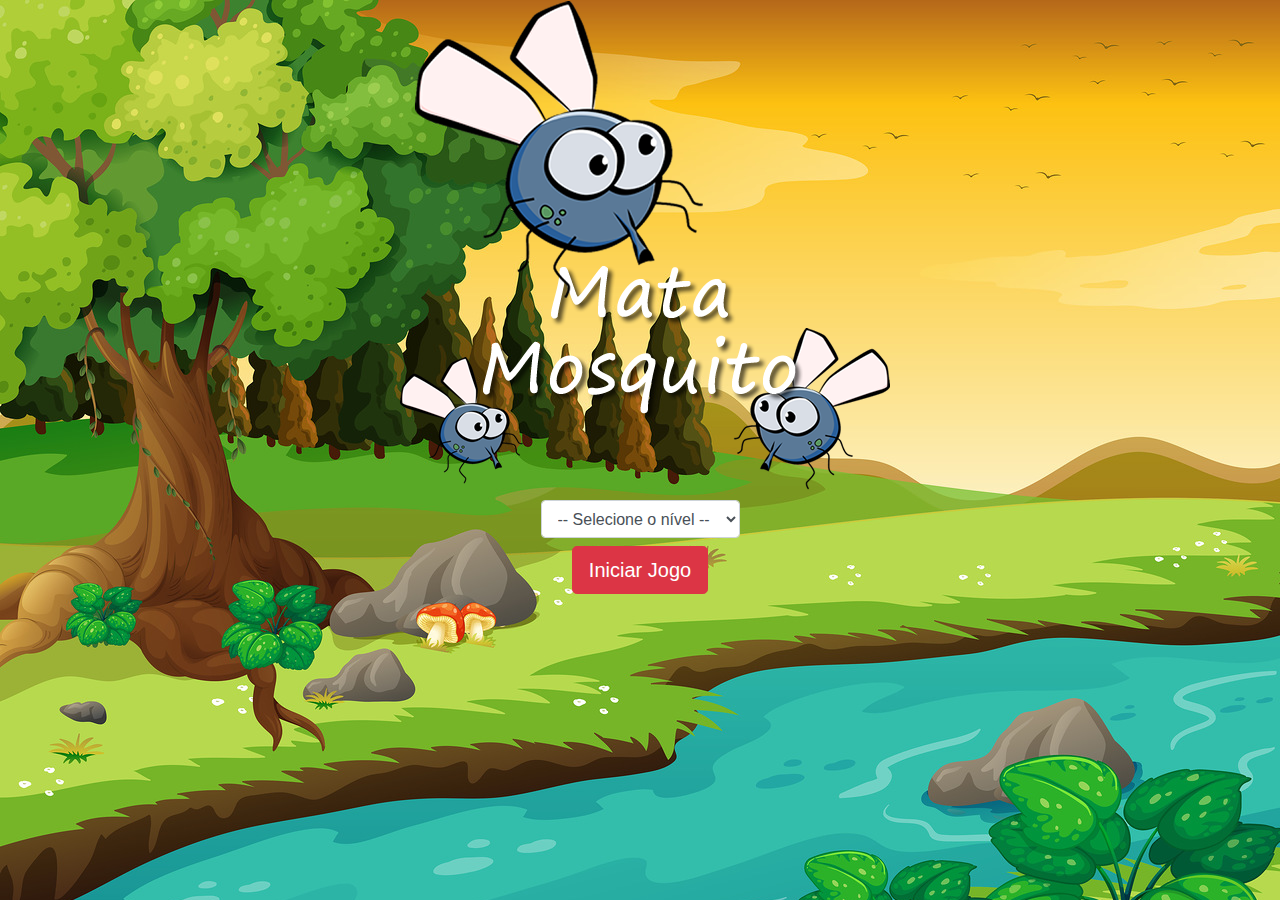
<file: index.html>
<!DOCTYPE html>
<html>
	<head>
		<title></title>
    <meta charset="UTF-8" />
		<link rel="stylesheet" href="https://maxcdn.bootstrapcdn.com/bootstrap/4.0.0/css/bootstrap.min.css" integrity="sha384-Gn5384xqQ1aoWXA+058RXPxPg6fy4IWvTNh0E263XmFcJlSAwiGgFAW/dAiS6JXm" crossorigin="anonymous">

		<link rel="stylesheet" href="style.css" />

    <script>
      function iniciarJogo() {
        var nivel = document.getElementById('nivel').value

        if(nivel === '') {
          alert('Selecione um nível para iniciar o jogo')
          return false
        }

        window.location.href = 'app.html?' + nivel

      }
    </script>
	</head>
	<body>

		<div class="container">
			<div class="row">
				<div class="col">
					<div class="d-flex justify-content-center">
						<img src="imagens/game.png" />
					</div>
				</div>
			</div>

      <div class="row">
				<div class="col">
					<div class="d-flex justify-content-center">
            <div class="mb-2">
              <select class="form-control" id="nivel">
                <option value="">-- Selecione o nível --</option>
                <option value="facil">Fácil</option>
                <option value="medio">Médio</option>
                <option value="dificil">Difícil</option>
              </select>
            </div>
          </div>
        </div>
      </div>

			<div class="row">
				<div class="col">
					<div class="d-flex justify-content-center">
						<button type="button" class="btn btn-danger btn-lg" onclick="iniciarJogo()">Iniciar Jogo</button>
					</div>
				</div>
			</div>
		</div>

	</body>
</html>
</file>
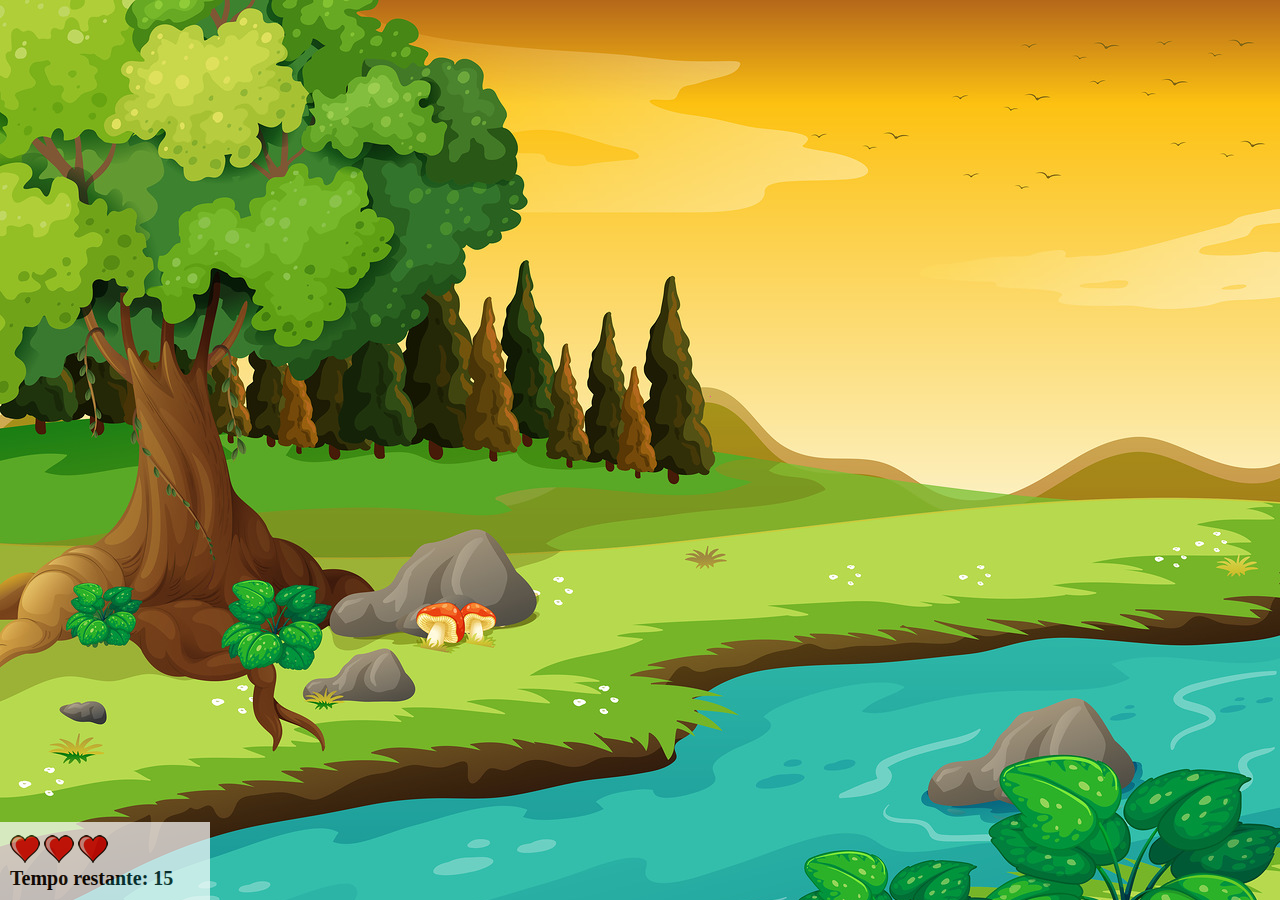
<file: app.html>
<!DOCTYPE html>

<head>
<script src='main.js'></script>
<link rel="stylesheet" href='style.css'/>
</head>

<body onresize="ajustaTamanhoPalcoJogo()">
  <div class="painel">
    
    <div class=vidas>
        <img id='v1' src="imagens/coracao_cheio.png"/>
        <img id='v2' src="imagens/coracao_cheio.png"/>
        <img id='v3' src="imagens/coracao_cheio.png"/>
    </div>

    <div class="cronometro">Tempo restante: <span id='cronometro'></span></div>

  </div>

<script>

document.getElementById('cronometro').innerHTML = tempo

  var criaMosca =  setInterval(function() {
        posicaoRandomica()}, 1000)
    
</script>
</body>

</html>
</file>
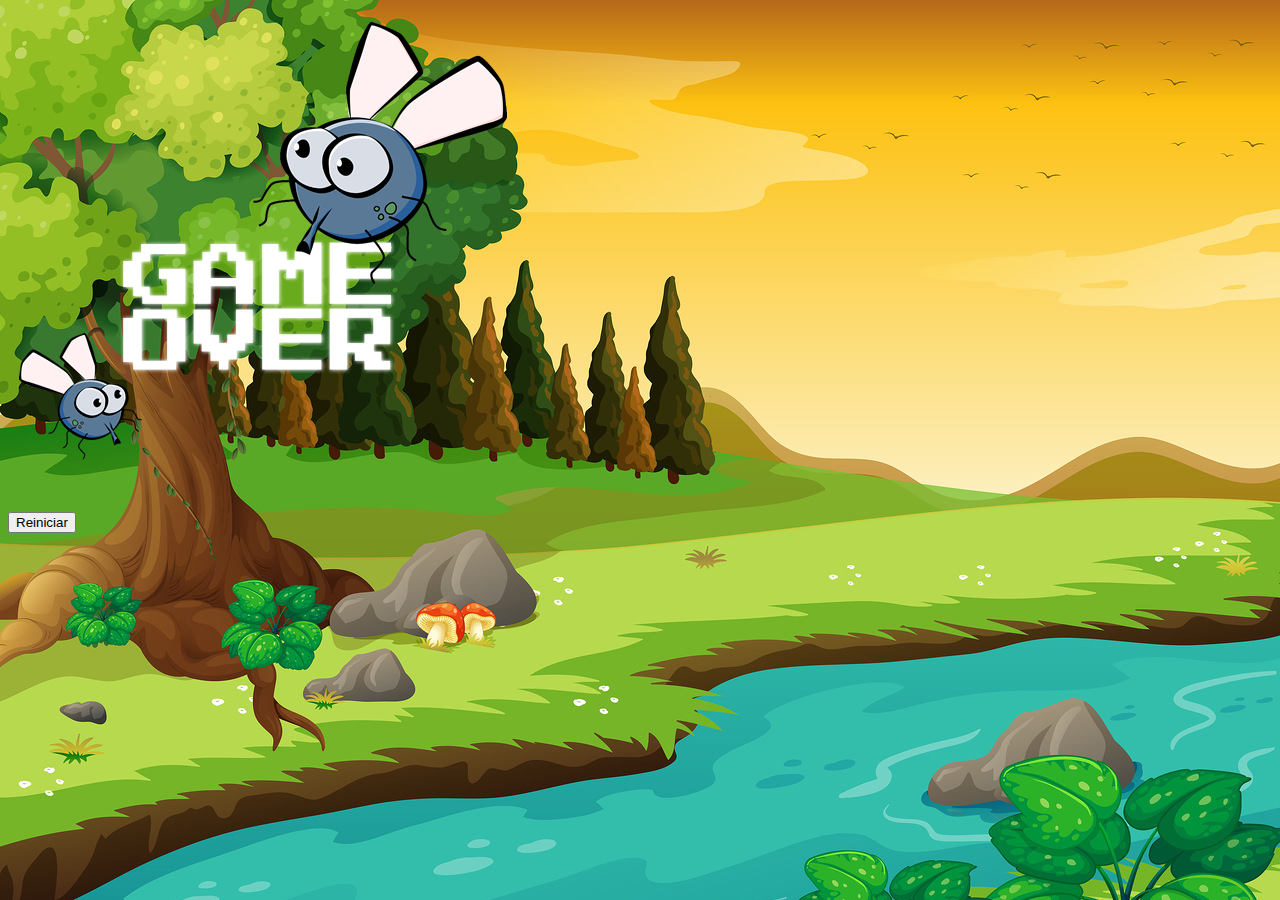
<file: fim_de_jogo.html>
<!DOCTYPE html>

<head>
    <link href="https://cdn.jsdelivr.net/npm/bootstrap@5.1.2/dist/css/bootstrap.min.css" rel="stylesheet" integrity="sha384-uWxY/CJNBR+1zjPWmfnSnVxwRheevXITnMqoEIeG1LJrdI0GlVs/9cVSyPYXdcSF" crossorigin="anonymous">
    <link rel='stylesheet' href="style.css" />
</head>

<body>
    <div class="container">
        <div class="row">

        </div>

        <div class="column">
            <div class='d-flex justify-content-center'>
            <img src="imagens/game_over.png"/>
            </div>
        </div>

        <div class="row">

        </div>

        <div class="column">
            <div class='d-flex justify-content-center'>
            <button type='button' class='btn btn-dark btn-lg' onclick="window.location.href='index.html'">Reiniciar</button>
            </div>
        </div>
    </div>
</body>

</html>
</file>
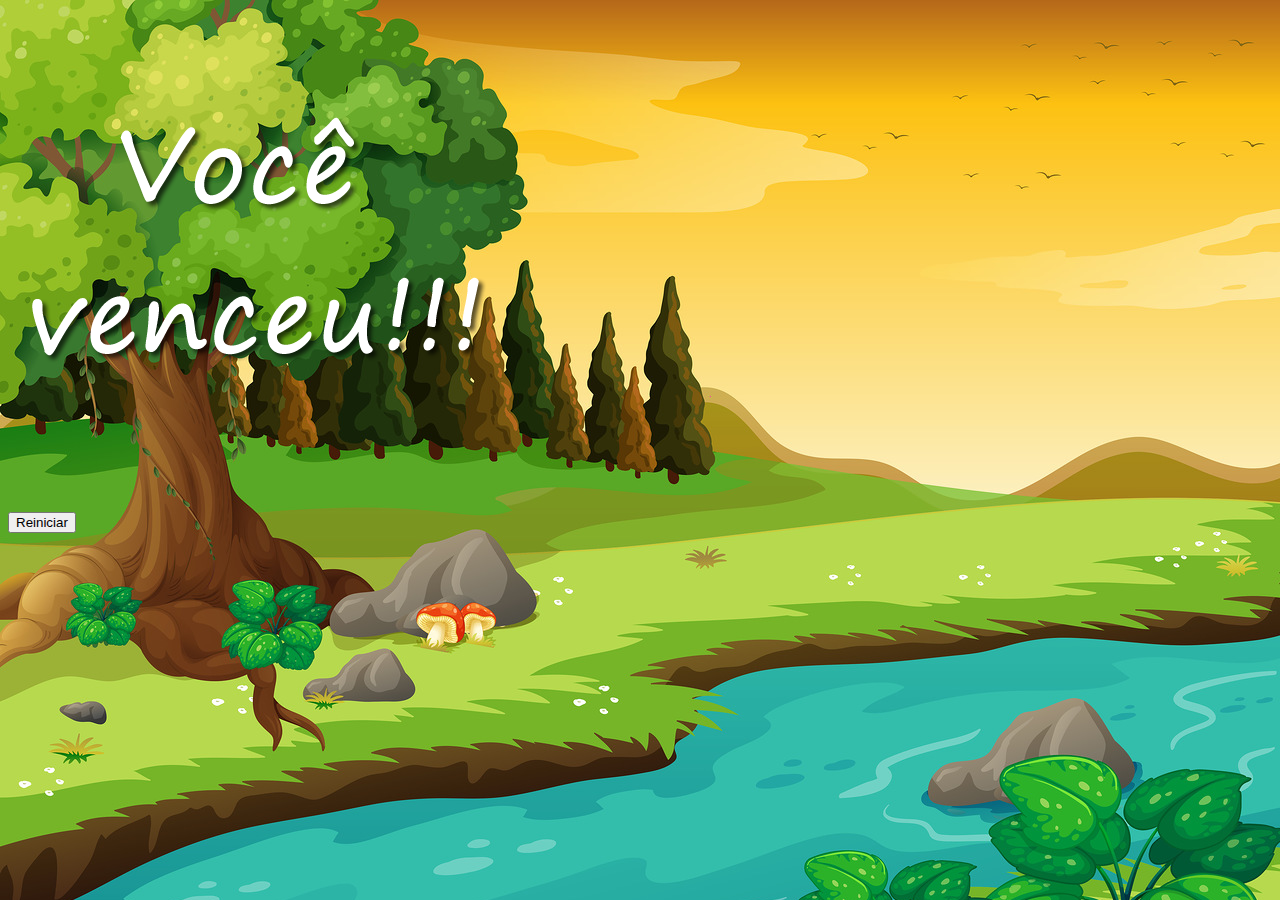
<file: vitoria.html>
<!DOCTYPE html>

<head>
    <link href="https://cdn.jsdelivr.net/npm/bootstrap@5.1.2/dist/css/bootstrap.min.css" rel="stylesheet" integrity="sha384-uWxY/CJNBR+1zjPWmfnSnVxwRheevXITnMqoEIeG1LJrdI0GlVs/9cVSyPYXdcSF" crossorigin="anonymous">
    <link rel='stylesheet' href="style.css" />
</head>

<body>
    <div class="container">
        <div class="row">

        </div>

        <div class="column">
            <div class='d-flex justify-content-center'>
            <img src="imagens/vitoria.png"/>
            </div>
        </div>

        <div class="row">

        </div>

        <div class="column">
            <div class='d-flex justify-content-center'>
            <button type='button' class='btn btn-dark btn-lg' onclick="window.location.href='index.html'">Reiniciar</button>
            </div>
        </div>
    </div>
</body>

</html>
</file>
<file: style.css>
body{
    background-image: url(imagens/bg.jpg);
    background-repeat: no-repeat;
    background-size: 100%;
}

.mosquito1{
    width: 50px;
    height: 50px;
}

.mosquito2{
    width: 70px;
    height: 70px;
}

.mosquito3{
    width: 90px;
    height: 90px;
}

.ladoA{
    transform: scaleX(1);
}

.ladoB{
    transform: scaleX(-1);
}

.painel{
    position: absolute;
    width: 190px;
    padding: 10px;
    bottom: 0;
    left: 0px;
    border-top: solid #fff;
    background-color: #fff;
    opacity: 0.7;
}

.vidas{
    float: left;
}

.cronometro{
    float: left;
    font-size: 20px;
    font-weight: bold;
}
</file>
